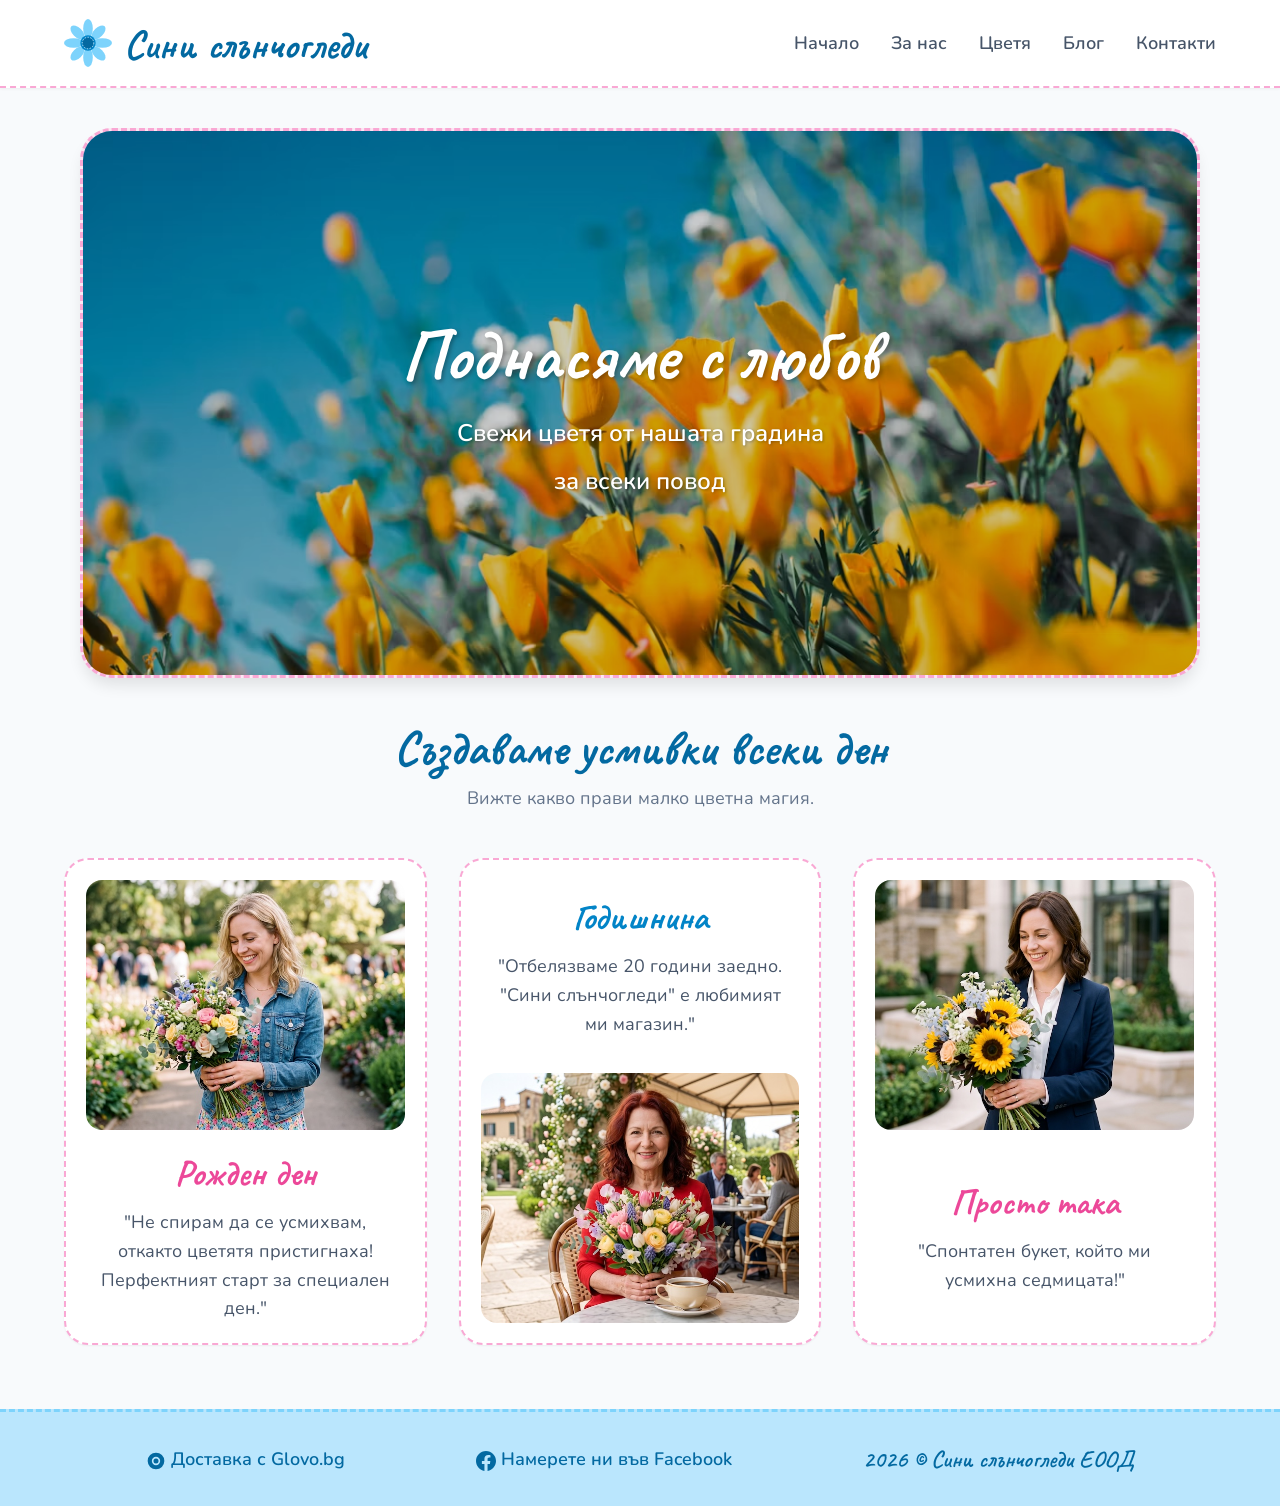
<file: index.html>
<!DOCTYPE html>
<html lang="en">
<head>
  <meta charset="UTF-8">
  <meta name="viewport" content="width=device-width, initial-scale=1.0">
  <title>Сини слънчогледи</title>
  <link rel="stylesheet" href="styles/commons.css">
  <link rel="stylesheet" href="styles/index.css">
  <link rel="stylesheet" href="styles/header.css">
  <link rel="stylesheet" href="styles/footer.css">
  <script src="scrips/index.js" defer></script>
</head>
<body>

<header class="site-header">
  <input type="checkbox" id="menu-toggle" class="menu-toggle-checkbox">

  <div class="header-content">
    <a href="index.html" class="logo-section">
      <img src="images/logos/blue-sunflowers.svg" alt="Лого на Сини слънчогледи" class="logo-icon">
      <h1 class="logo-text">Сини слънчогледи</h1>
    </a>

    <nav class="desktop-nav">
      <a href="index.html">Начало</a>
      <a href="about-us.html">За нас</a>
      <a href="flowers.html">Цветя</a>
      <a href="blog.html">Блог</a>
      <a href="contacts.html">Контакти</a>
    </nav>

    <label for="menu-toggle" class="hamburger-btn" aria-label="Open menu">
      <span></span>
      <span></span>
      <span></span>
    </label>
  </div>

  <div class="mobile-overlay">
    <label for="menu-toggle" class="close-btn" aria-label="Close menu">&times;</label>
    <nav class="mobile-nav">
      <a href="index.html">Начало</a>
      <a href="about-us.html">За нас</a>
      <a href="flowers.html">Цветя</a>
      <a href="blog.html">Блог</a>
      <a href="contacts.html">Контакти</a>
    </nav>
  </div>
</header>

<section class="hero-section">
  <div class="carousel-container">
    <div class="hero-overlay">
      <h2>Поднасяме с любов</h2>
      <p>Свежи цветя от нашата градина</p>
      <p>за всеки повод</p>
    </div>

    <div id="carousel" class="carousel-track">
      <img src="images/index/carousel/caurosel1.avif" alt="Жълти цветя">
      <img src="images/index/carousel/caurosel2.avif" alt="Цветен букет">
      <img src="images/index/carousel/caurosel3.avif" alt="Букет от рози">
      <img src="images/index/carousel/caurosel4.avif" alt="Букет от рози">
    </div>
  </div>
</section>

<main class="main-content">
  <div class="section-header">
    <h2>Създаваме усмивки всеки ден</h2>
    <p>Вижте какво прави малко цветна магия.</p>
  </div>

  <div class="cards-container">
    <article class="card">
      <div class="card-image-wrapper">
        <img src="images/index/occasions/occasion1.jpeg" alt="Усмихната жена държи букет">
      </div>
      <div class="card-text">
        <h3 class="text-pink">Рожден ден</h3>
        <p>"Не спирам да се усмихвам, откакто цветятя пристигнаха! Перфектният старт за специален ден."</p>
      </div>
    </article>

    <article class="card">
      <div class="card-text">
        <h3 class="text-blue">Годишнина</h3>
        <p>"Отбелязваме 20 години заедно. "Сини слънчогледи" е любимият ми магазин."</p>
      </div>
      <div class="card-image-wrapper">
        <img src="images/index/occasions/occasion3.jpeg" alt="Усмихната жена държи букет">
      </div>
    </article>

    <article class="card">
      <div class="card-image-wrapper">
        <img src="images/index/occasions/occasion2.jpeg" alt="Усмихната жена държи букет">
      </div>
      <div class="card-text">
        <h3 class="text-pink">Просто така</h3>
        <p>"Спонтатен букет, който ми усмихна седмицата!"</p>
      </div>
    </article>
  </div>
</main>

<footer class="site-footer">
  <div class="footer-content">
    <a href="https://glovo.bg" target="_blank" class="footer-link">
      <span class="footer-icon icon-glovo"></span>
      <span>Доставка с Glovo.bg</span>
    </a>
    <a href="https://facebook.com" target="_blank" rel="noopener noreferrer" class="footer-link">
      <span class="footer-icon icon-facebook"></span>
      <span>Намерете ни във Facebook</span>
    </a>
    <span class="footer-copyright">2026 &copy; Сини слънчогледи ЕООД</span>
  </div>
</footer>

</body>
</html>
</file>
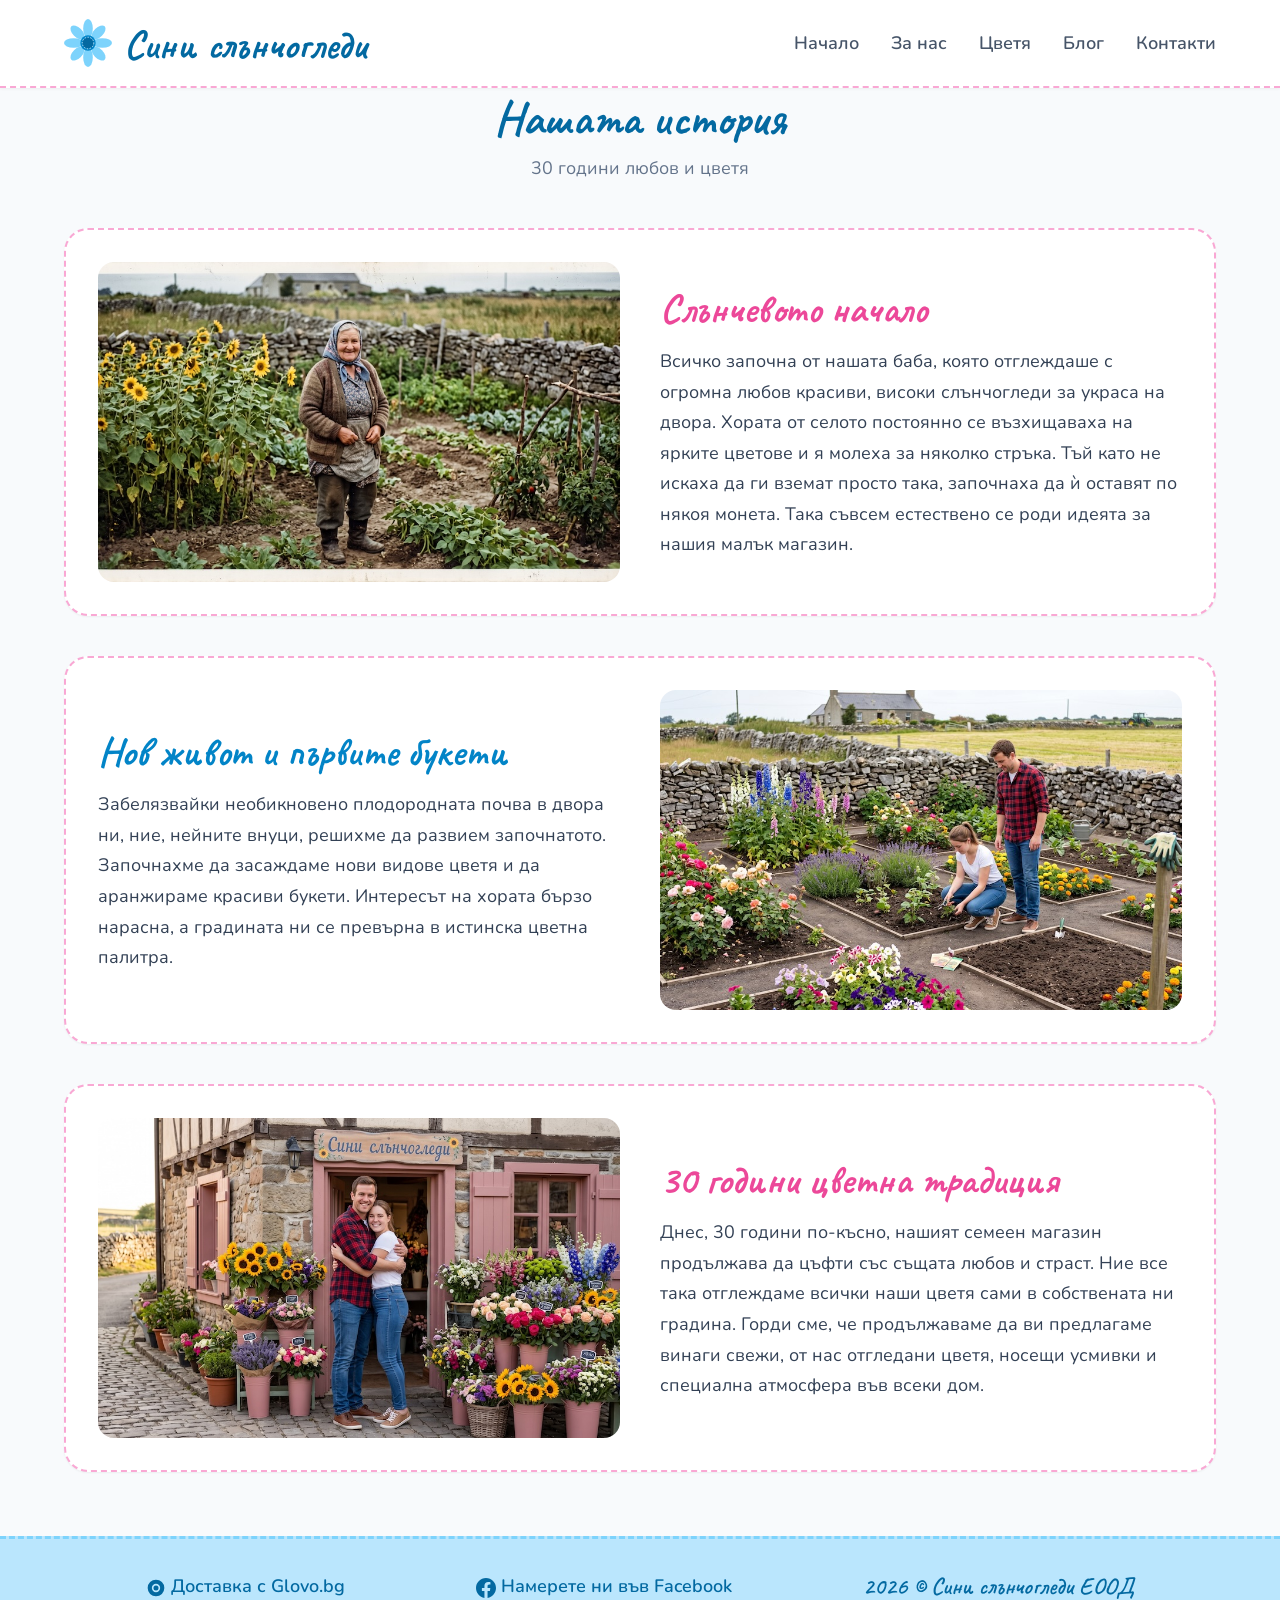
<file: about-us.html>
<!DOCTYPE html>
<html lang="en">
<head>
    <meta charset="UTF-8">
    <meta name="viewport" content="width=device-width, initial-scale=1.0">
    <title>За нас | Сини слънчогледи</title>
    <link rel="stylesheet" href="styles/commons.css">
    <link rel="stylesheet" href="styles/header.css">
    <link rel="stylesheet" href="styles/footer.css">
</head>
<body>

<header class="site-header">
    <input type="checkbox" id="menu-toggle" class="menu-toggle-checkbox">

    <div class="header-content">
        <a href="index.html" class="logo-section">
            <img src="images/logos/blue-sunflowers.svg" alt="Лого на Сини слънчогледи" class="logo-icon">
            <h1 class="logo-text">Сини слънчогледи</h1>
        </a>

        <nav class="desktop-nav">
            <a href="index.html">Начало</a>
            <a href="about-us.html">За нас</a>
            <a href="flowers.html">Цветя</a>
            <a href="blog.html">Блог</a>
            <a href="contacts.html">Контакти</a>
        </nav>

        <label for="menu-toggle" class="hamburger-btn" aria-label="Open menu">
            <span></span>
            <span></span>
            <span></span>
        </label>
    </div>

    <div class="mobile-overlay">
        <label for="menu-toggle" class="close-btn" aria-label="Close menu">&times;</label>
        <nav class="mobile-nav">
            <a href="index.html">Начало</a>
            <a href="about-us.html">За нас</a>
            <a href="flowers.html">Цветя</a>
            <a href="blog.html">Блог</a>
            <a href="contacts.html">Контакти</a>
        </nav>
    </div>
</header>

<main class="main-content">
    <div class="section-header">
        <h2>Нашата история</h2>
        <p>30 години любов и цветя</p>
    </div>

    <div class="story-container">
        <article class="story-row">
            <div class="story-image-wrapper">
                <img src="images/about-us/aboutus1.jpeg" alt="Баба в градината със слънчогледи">
            </div>
            <div class="story-text">
                <h3 class="text-pink">Слънчевото начало</h3>
                <p>
                    Всичко започна от нашата баба, която отглеждаше с огромна любов красиви, високи слънчогледи за
                    украса на двора. Хората от селото постоянно се възхищаваха на ярките цветове и я молеха за няколко
                    стръка. Тъй като не искаха да ги вземат просто така, започнаха да ѝ оставят по някоя монета. Така
                    съвсем естествено се роди идеята за нашия малък магазин.
                </p>
            </div>
        </article>

        <article class="story-row reverse">
            <div class="story-image-wrapper">
                <img src="images/about-us/aboutus2.jpeg" alt="Разнообразие от цветя в градината">
            </div>
            <div class="story-text">
                <h3 class="text-blue">Нов живот и първите букети</h3>
                <p>
                    Забелязвайки необикновено плодородната почва в двора ни, ние, нейните внуци, решихме да развием
                    започнатото. Започнахме да засаждаме нови видове цветя и да аранжираме красиви букети. Интересът на
                    хората бързо нарасна, а градината ни се превърна в истинска цветна палитра.
                </p>
            </div>
        </article>

        <article class="story-row">
            <div class="story-image-wrapper">
                <img src="images/about-us/aboutus3.jpeg" alt="Свежи домашно отгледани букети">
            </div>
            <div class="story-text">
                <h3 class="text-pink">30 години цветна традиция</h3>
                <p>
                    Днес, 30 години по-късно, нашият семеен магазин продължава да цъфти със същата любов и страст. Ние
                    все така отглеждаме всички наши цветя сами в собствената ни градина. Горди сме, че продължаваме да
                    ви предлагаме винаги свежи, от нас отгледани цветя, носещи усмивки и специална атмосфера във всеки
                    дом.
                </p>
            </div>
        </article>
    </div>
</main>

<footer class="site-footer">
    <div class="footer-content">
        <a href="https://glovo.bg" target="_blank" class="footer-link">
            <span class="footer-icon icon-glovo"></span>
            <span>Доставка с Glovo.bg</span>
        </a>
        <a href="https://facebook.com" target="_blank" rel="noopener noreferrer" class="footer-link">
            <span class="footer-icon icon-facebook"></span>
            <span>Намерете ни във Facebook</span>
        </a>
        <span class="footer-copyright">2026 &copy; Сини слънчогледи ЕООД</span>
    </div>
</footer>

</body>
</html>
</file>
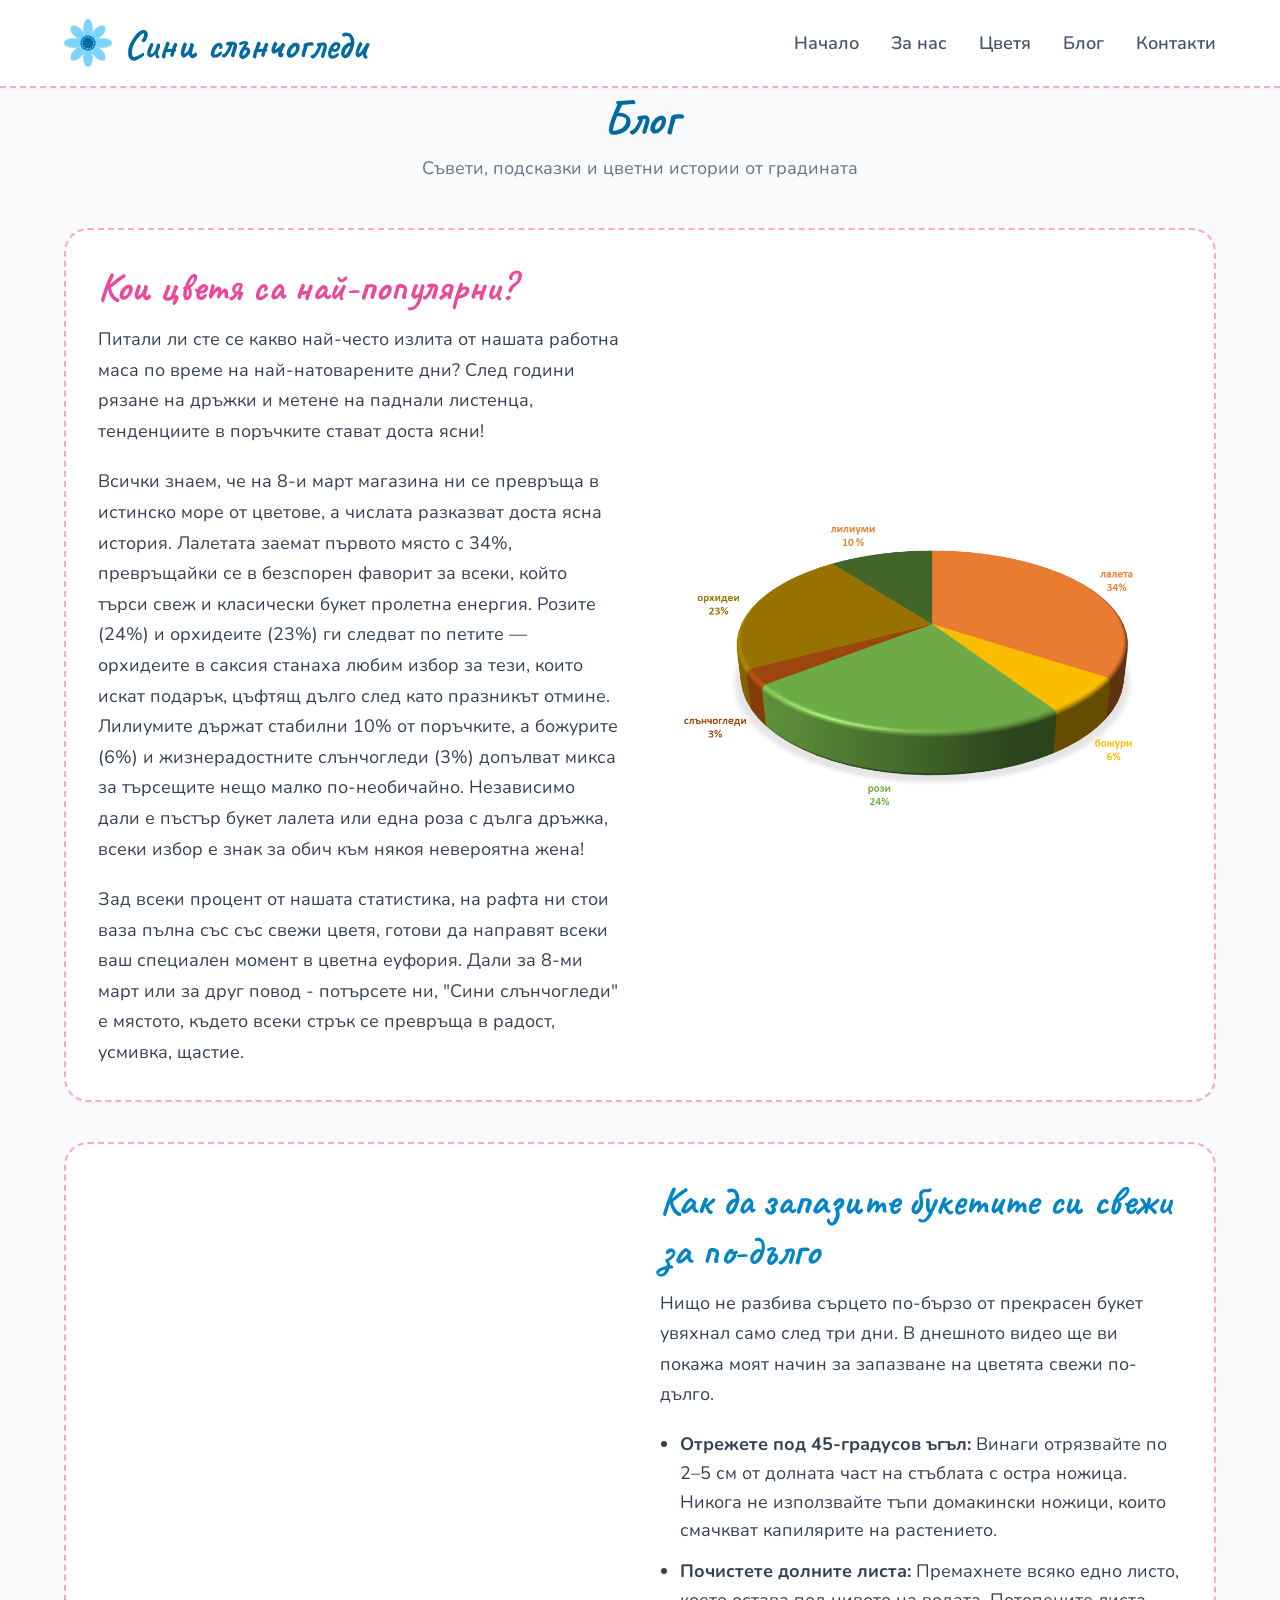
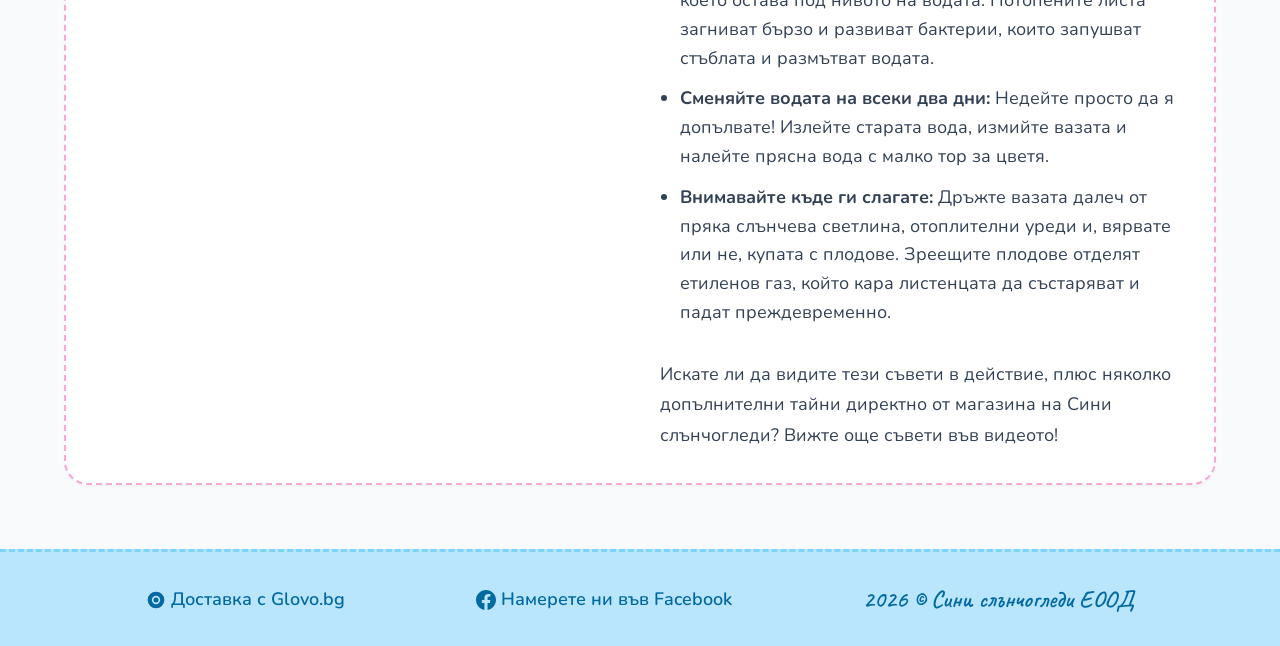
<file: blog.html>
<!DOCTYPE html>
<html lang="en">
<head>
    <meta charset="UTF-8">
    <meta name="viewport" content="width=device-width, initial-scale=1.0">
    <title>Блог | Сини слънчогледи</title>
    <link rel="stylesheet" href="styles/commons.css">
    <link rel="stylesheet" href="styles/blog.css">
    <link rel="stylesheet" href="styles/header.css">
    <link rel="stylesheet" href="styles/footer.css">
</head>
<body>

<header class="site-header">
    <input type="checkbox" id="menu-toggle" class="menu-toggle-checkbox">

    <div class="header-content">
        <a href="index.html" class="logo-section">
            <img src="images/logos/blue-sunflowers.svg" alt="Лого на Сини слънчогледи" class="logo-icon">
            <h1 class="logo-text">Сини слънчогледи</h1>
        </a>

        <nav class="desktop-nav">
            <a href="index.html">Начало</a>
            <a href="about-us.html">За нас</a>
            <a href="flowers.html">Цветя</a>
            <a href="blog.html">Блог</a>
            <a href="contacts.html">Контакти</a>
        </nav>

        <label for="menu-toggle" class="hamburger-btn" aria-label="Open menu">
            <span></span>
            <span></span>
            <span></span>
        </label>
    </div>

    <div class="mobile-overlay">
        <label for="menu-toggle" class="close-btn" aria-label="Close menu">&times;</label>
        <nav class="mobile-nav">
            <a href="index.html">Начало</a>
            <a href="about-us.html">За нас</a>
            <a href="flowers.html">Цветя</a>
            <a href="blog.html">Блог</a>
            <a href="contacts.html">Контакти</a>
        </nav>
    </div>
</header>


<main class="main-content">
    <div class="section-header">
        <h2>Блог</h2>
        <p>Съвети, подсказки и цветни истории от градината</p>
    </div>

    <div class="story-container">
        <article class="story-row">
            <div class="story-text">
                <h3 class="text-pink">Кои цветя са най-популярни?</h3>
                <p class="story-paragraph">Питали ли сте се какво най-често излита от нашата работна маса по време на
                    най-натоварените дни? След години рязане на дръжки и метене на паднали листенца, тенденциите в
                    поръчките стават доста ясни!</p>
                <p class="story-paragraph">Всички знаем, че на 8-и март магазина ни се превръща в истинско море от
                    цветове, а числата разказват доста ясна история. Лалетата заемат първото място с 34%, превръщайки се
                    в безспорен фаворит за всеки, който търси свеж и класически букет пролетна енергия. Розите (24%) и
                    орхидеите (23%) ги следват по петите — орхидеите в саксия станаха любим избор за тези, които искат
                    подарък, цъфтящ дълго след като празникът отмине. Лилиумите държат стабилни 10% от
                    поръчките, а божурите (6%) и жизнерадостните слънчогледи (3%) допълват микса за търсещите нещо
                    малко по-необичайно. Независимо дали е пъстър букет лалета или една роза с дълга дръжка, всеки избор
                    е знак за обич към някоя невероятна жена!</p>
                <p class="story-paragraph">Зад всеки процент от нашата статистика, на рафта ни стои ваза пълна със
                със свежи цветя, готови да направят всеки ваш специален момент в цветна еуфория. Дали за 8-ми март
                или за друг повод - потърсете ни, "Сини слънчогледи" е мястото, където всеки стрък се превръща в
                радост, усмивка, щастие.</p>
            </div>
            <div class="story-image-wrapper">
                <img src="images/blog/mothers-day.png" alt="Популярни цветя за 8-ми март">
            </div>
        </article>

        <article class="story-row reverse">
            <div class="story-text">
                <h3 class="text-blue">Как да запазите букетите си свежи за по-дълго</h3>
                <p class="story-paragraph">Нищо не разбива сърцето по-бързо от прекрасен букет увяхнал само след три
                    дни. В днешното видео ще ви покажа моят начин за запазване на цветята свежи по-дълго.</p>
                <ul class="story-list">
                    <li><strong>Отрежете под 45-градусов ъгъл:</strong> Винаги отрязвайте по 2–5 см от долната част на
                        стъблата с остра ножица. Никога не използвайте тъпи домакински ножици, които смачкват капилярите
                        на растението.
                    </li>
                    <li><strong>Почистете долните листа:</strong> Премахнете всяко едно листо, което остава под нивото
                        на водата. Потопените листа загниват бързо и развиват бактерии, които запушват стъблата и
                        размътват водата.
                    </li>
                    <li><strong>Сменяйте водата на всеки два дни:</strong> Недейте просто да я допълвате! Излейте
                        старата вода, измийте вазата и налейте прясна вода с малко тор за цветя.
                    </li>
                    <li><strong>Внимавайте къде ги слагате:</strong> Дръжте вазата далеч от пряка слънчева светлина,
                        отоплителни уреди и, вярвате или не, купата с плодове. Зреещите плодове отделят етиленов газ,
                        който кара листенцата да състаряват и падат преждевременно.
                    </li>
                </ul>
                <p class="story-paragraph">Искате ли да видите тези съвети в действие, плюс няколко допълнителни тайни
                    директно от магазина на Сини слънчогледи? Вижте още съвети във видеото!</p>
            </div>
            <div class="story-image-wrapper">
                <iframe
                        src="https://www.youtube.com/embed/dQw4w9WgXcQ"
                        title="How to Preserve Your Bouquets for Longer"
                        style="width: 100%; height: 100%; border: none;"
                        allow="accelerometer; autoplay; clipboard-write; encrypted-media; gyroscope; picture-in-picture"
                        allowfullscreen>
                </iframe>
            </div>
        </article>
    </div>
</main>

<footer class="site-footer">
    <div class="footer-content">
        <a href="https://glovo.bg" target="_blank" class="footer-link">
            <span class="footer-icon icon-glovo"></span>
            <span>Доставка с Glovo.bg</span>
        </a>
        <a href="https://facebook.com" target="_blank" rel="noopener noreferrer" class="footer-link">
            <span class="footer-icon icon-facebook"></span>
            <span>Намерете ни във Facebook</span>
        </a>
        <span class="footer-copyright">2026 &copy; Сини слънчогледи ЕООД</span>
    </div>
</footer>

</body>
</html>
</file>
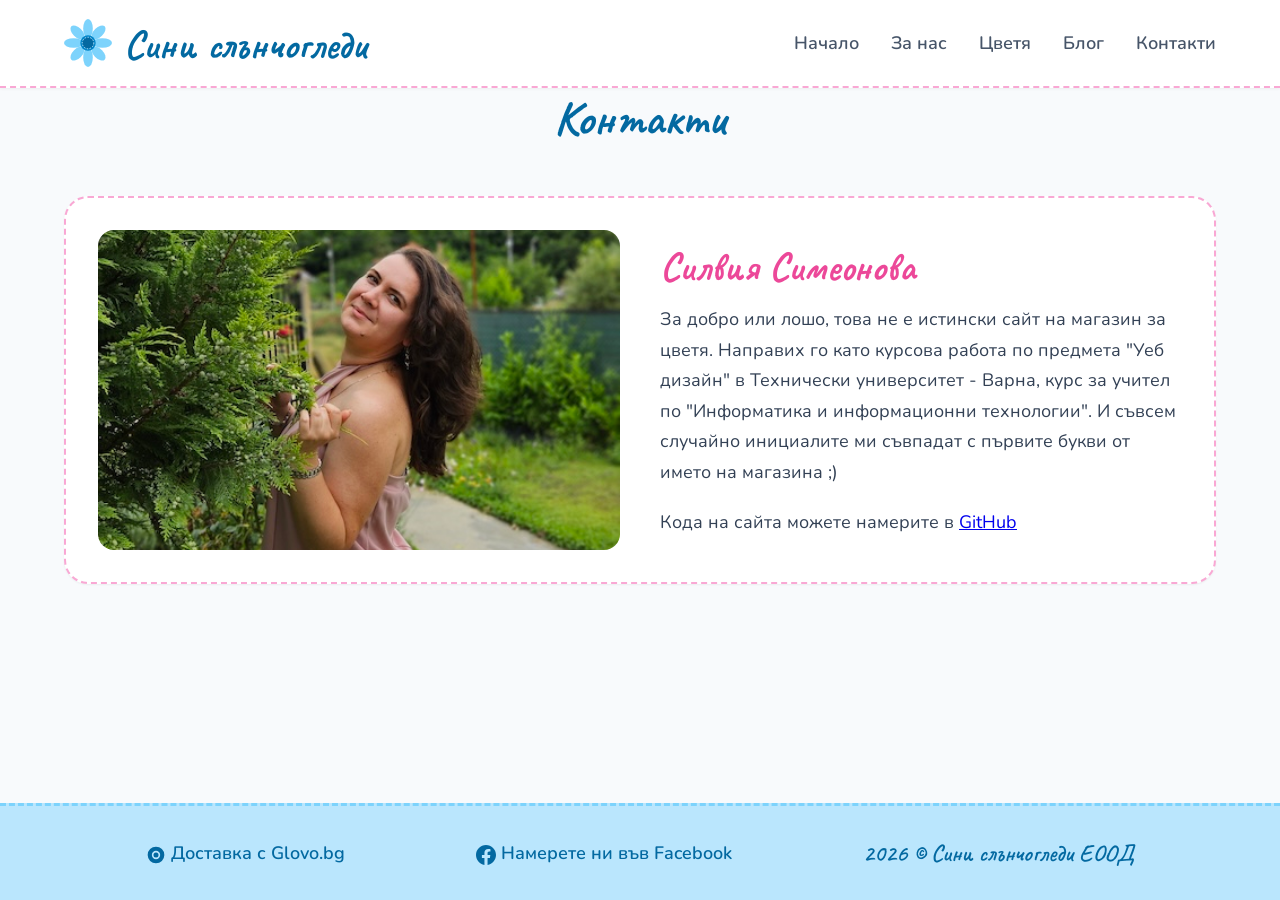
<file: contacts.html>
<!DOCTYPE html>
<html lang="en">
<head>
    <meta charset="UTF-8">
    <meta name="viewport" content="width=device-width, initial-scale=1.0">
    <title>Контакти | Сини слънчогледи</title>
    <link rel="stylesheet" href="styles/commons.css">
    <link rel="stylesheet" href="styles/header.css">
    <link rel="stylesheet" href="styles/footer.css">
</head>
<body>

<header class="site-header">
    <input type="checkbox" id="menu-toggle" class="menu-toggle-checkbox">

    <div class="header-content">
        <a href="index.html" class="logo-section">
            <img src="images/logos/blue-sunflowers.svg" alt="Лого на Сини слънчогледи" class="logo-icon">
            <h1 class="logo-text">Сини слънчогледи</h1>
        </a>

        <nav class="desktop-nav">
            <a href="index.html">Начало</a>
            <a href="about-us.html">За нас</a>
            <a href="flowers.html">Цветя</a>
            <a href="blog.html">Блог</a>
            <a href="contacts.html">Контакти</a>
        </nav>

        <label for="menu-toggle" class="hamburger-btn" aria-label="Open menu">
            <span></span>
            <span></span>
            <span></span>
        </label>
    </div>

    <div class="mobile-overlay">
        <label for="menu-toggle" class="close-btn" aria-label="Close menu">&times;</label>
        <nav class="mobile-nav">
            <a href="index.html">Начало</a>
            <a href="about-us.html">За нас</a>
            <a href="flowers.html">Цветя</a>
            <a href="blog.html">Блог</a>
            <a href="contacts.html">Контакти</a>
        </nav>
    </div>
</header>


<main class="main-content">
    <div class="section-header">
        <h2>Контакти</h2>
    </div>

    <div class="story-container">
        <article class="story-row">
            <div class="story-image-wrapper">
                <img src="images/contacts/contacts1.jpg" alt="Silvia Simeonova">
            </div>
            <div class="story-text">
                <h3 class="text-pink">Силвия Симеонова</h3>
                <p class="story-paragraph">
                    За добро или лошо, това не е истински сайт на магазин за цветя. Направих го като курсова работа
                    по предмета "Уеб дизайн" в Технически университет - Варна, курс за учител по "Информатика и
                    информационни технологии". И съвсем случайно инициалите ми съвпадат с първите букви от името
                    на магазина ;)
                </p>

                <p class="story-paragraph">Кода на сайта можете намерите в <a href="https://github.com/silviia-simeonova/blue-sunflowers" target="_blank">GitHub</a>
                </p>
            </div>
        </article>
    </div>
</main>

<footer class="site-footer">
    <div class="footer-content">
        <a href="https://glovo.bg" target="_blank" class="footer-link">
            <span class="footer-icon icon-glovo"></span>
            <span>Доставка с Glovo.bg</span>
        </a>
        <a href="https://facebook.com" target="_blank" rel="noopener noreferrer" class="footer-link">
            <span class="footer-icon icon-facebook"></span>
            <span>Намерете ни във Facebook</span>
        </a>
        <span class="footer-copyright">2026 &copy; Сини слънчогледи ЕООД</span>
    </div>
</footer>
</body>
</html>
</file>
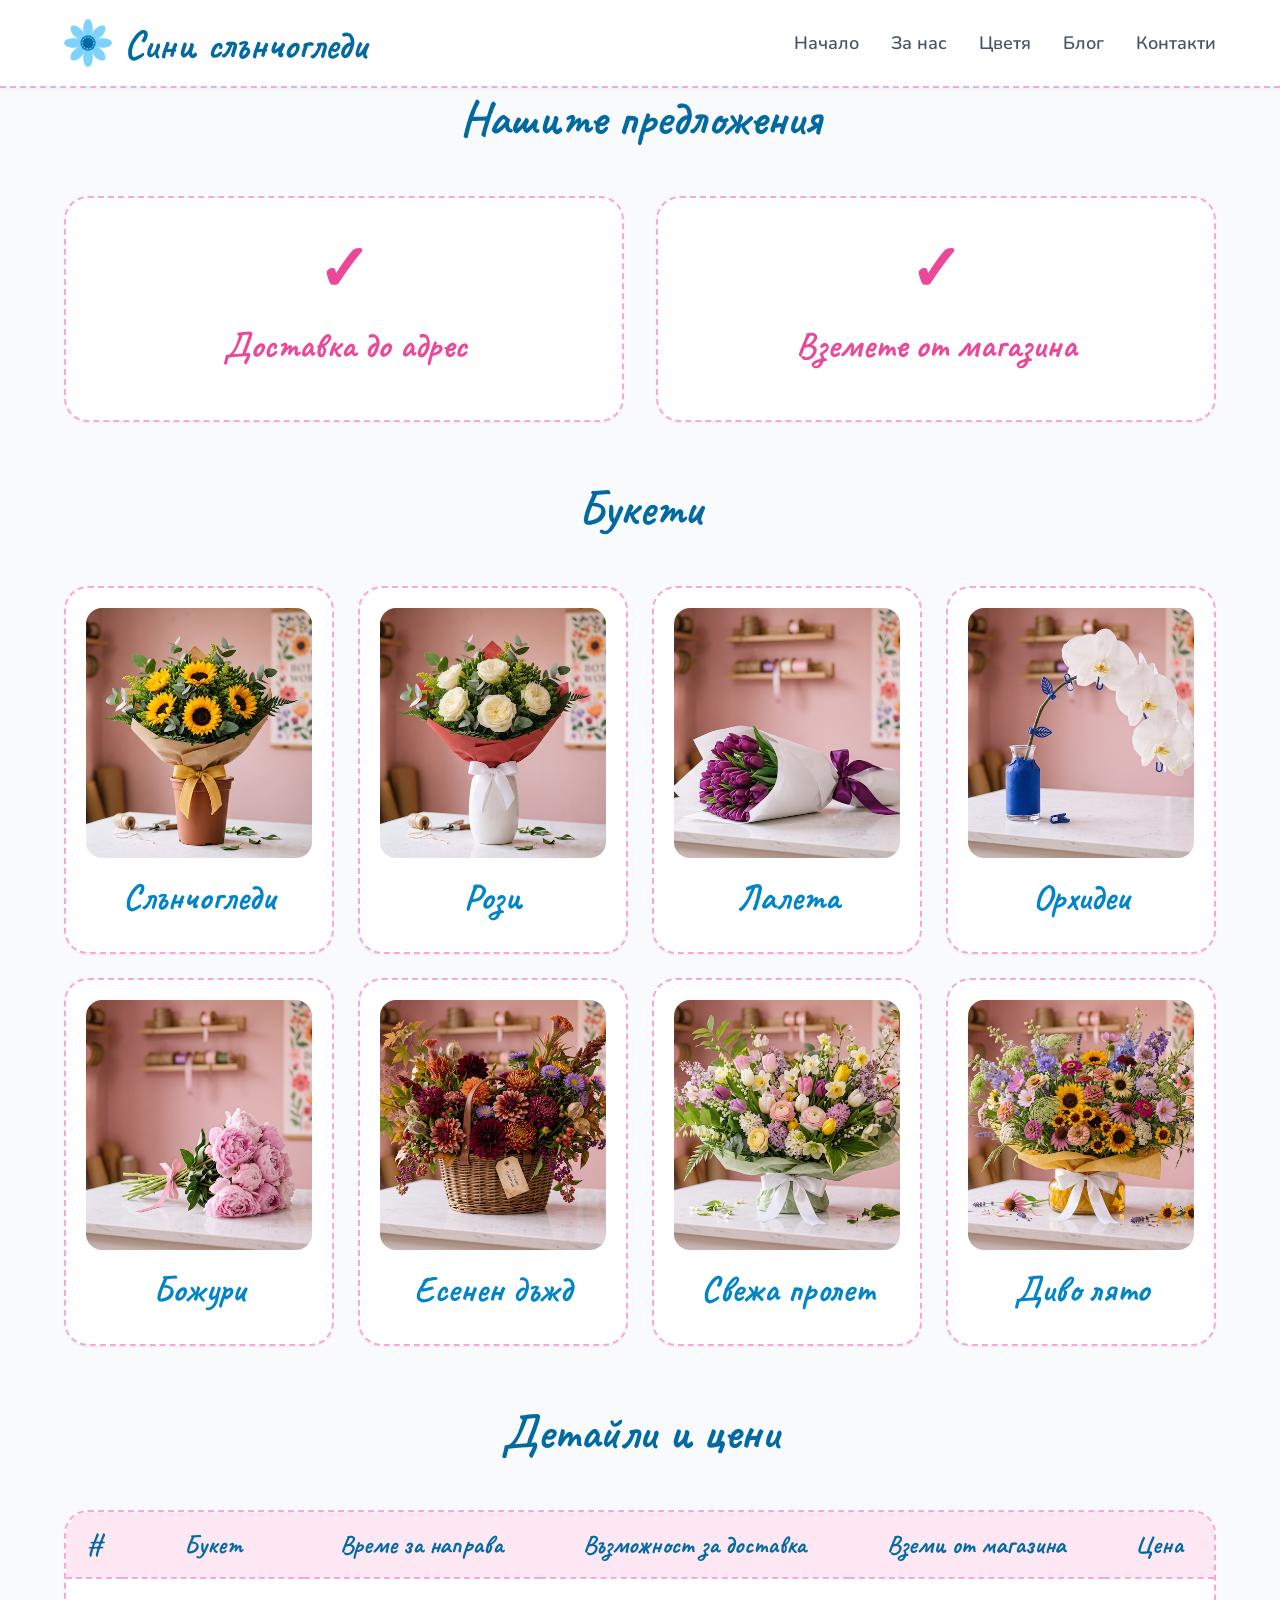
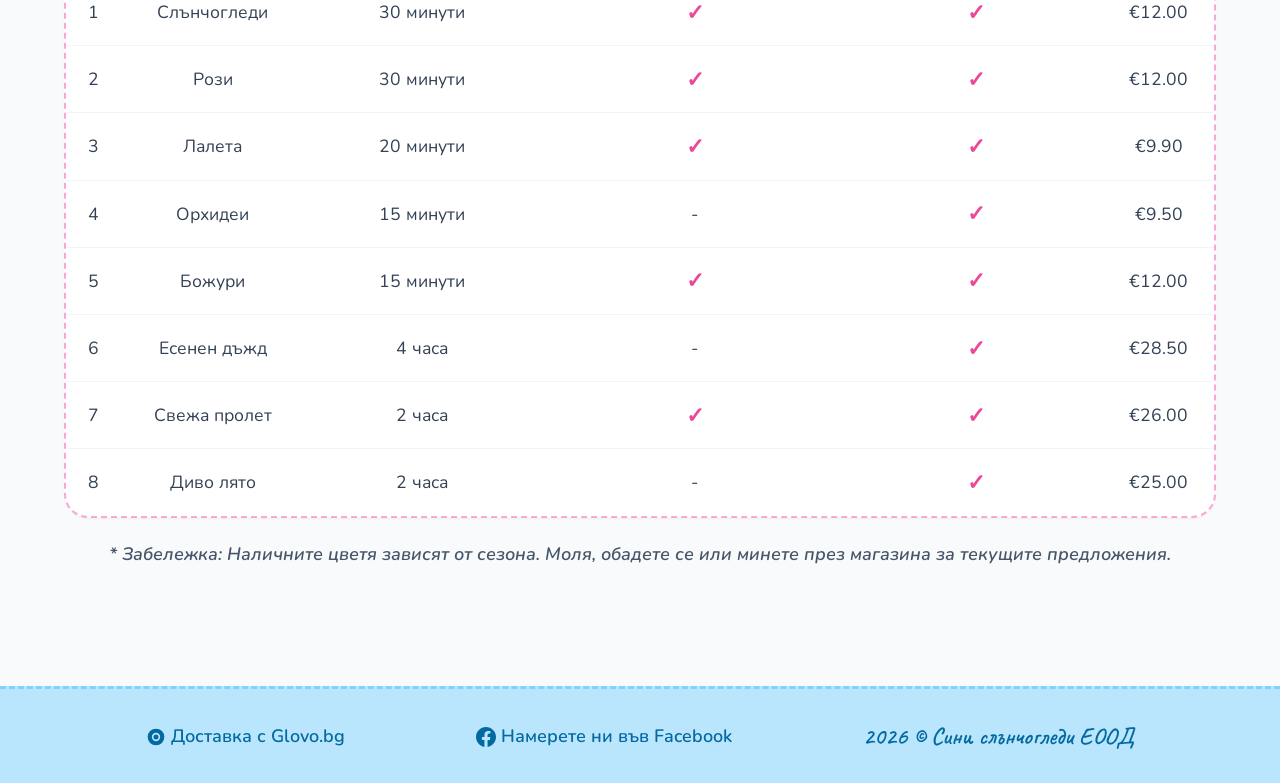
<file: flowers.html>
<!DOCTYPE html>
<html lang="en">
<head>
    <meta charset="UTF-8">
    <meta name="viewport" content="width=device-width, initial-scale=1.0">
    <title>Цветя | Сини слънчогледи</title>
    <link rel="stylesheet" href="styles/commons.css">
    <link rel="stylesheet" href="styles/flowers.css">
    <link rel="stylesheet" href="styles/header.css">
    <link rel="stylesheet" href="styles/footer.css">
</head>
<body>

<header class="site-header">
    <input type="checkbox" id="menu-toggle" class="menu-toggle-checkbox">

    <div class="header-content">
        <a href="index.html" class="logo-section">
            <img src="images/logos/blue-sunflowers.svg" alt="Лого на Сини слънчогледи" class="logo-icon">
            <h1 class="logo-text">Сини слънчогледи</h1>
        </a>

        <nav class="desktop-nav">
            <a href="index.html">Начало</a>
            <a href="about-us.html">За нас</a>
            <a href="flowers.html">Цветя</a>
            <a href="blog.html">Блог</a>
            <a href="contacts.html">Контакти</a>
        </nav>

        <label for="menu-toggle" class="hamburger-btn" aria-label="Open menu">
            <span></span>
            <span></span>
            <span></span>
        </label>
    </div>

    <div class="mobile-overlay">
        <label for="menu-toggle" class="close-btn" aria-label="Close menu">&times;</label>
        <nav class="mobile-nav">
            <a href="index.html">Начало</a>
            <a href="about-us.html">За нас</a>
            <a href="flowers.html">Цветя</a>
            <a href="blog.html">Блог</a>
            <a href="contacts.html">Контакти</a>
        </nav>
    </div>
</header>

<main class="main-content">
    <section class="services-top-section">
        <div class="section-header">
            <h2>Нашите предложения</h2>
        </div>
        <div class="cards-container">
            <div class="card service-tile">
                <div class="check-mark-icon">&#10003;</div>
                <div class="card-text">
                    <h3 class="text-pink">Доставка до адрес</h3>
                </div>
            </div>
            <div class="card service-tile">
                <div class="check-mark-icon">&#10003;</div>
                <div class="card-text">
                    <h3 class="text-pink">Вземете от магазина</h3>
                </div>
            </div>
        </div>
    </section>

    <section class="services-mid-section">
        <div class="section-header">
            <h2>Букети</h2>
        </div>
        <div class="tiles-grid">
            <div class="card flower-tile">
                <div class="card-image-wrapper">
                    <img src="images/flowers/sunflowers.jpeg" alt="Слънчогледи">
                </div>
                <div class="card-text">
                    <h3 class="text-blue">Слънчогледи</h3>
                </div>
            </div>
            <div class="card flower-tile">
                <div class="card-image-wrapper">
                    <img src="images/flowers/roses.jpeg" alt="Рози">
                </div>
                <div class="card-text">
                    <h3 class="text-blue">Рози</h3>
                </div>
            </div>
            <div class="card flower-tile">
                <div class="card-image-wrapper">
                    <img src="images/flowers/tullips.jpeg" alt="Лалета">
                </div>
                <div class="card-text">
                    <h3 class="text-blue">Лалета</h3>
                </div>
            </div>
            <div class="card flower-tile">
                <div class="card-image-wrapper">
                    <img src="images/flowers/orchids.jpeg" alt="Орхидеи">
                </div>
                <div class="card-text">
                    <h3 class="text-blue">Орхидеи</h3>
                </div>
            </div>
            <div class="card flower-tile">
                <div class="card-image-wrapper">
                    <img src="images/flowers/peonies.jpeg" alt="Божури">
                </div>
                <div class="card-text">
                    <h3 class="text-blue">Божури</h3>
                </div>
            </div>
            <div class="card flower-tile">
                <div class="card-image-wrapper">
                    <img src="images/flowers/autumn-rain.jpeg" alt="Есенен дъжд">
                </div>
                <div class="card-text">
                    <h3 class="text-blue">Есенен дъжд</h3>
                </div>
            </div>
            <div class="card flower-tile">
                <div class="card-image-wrapper">
                    <img src="images/flowers/fresh-spring.jpeg" alt="Свежа пролет">
                </div>
                <div class="card-text">
                    <h3 class="text-blue">Свежа пролет</h3>
                </div>
            </div>
            <div class="card flower-tile">
                <div class="card-image-wrapper">
                    <img src="images/flowers/wild-summer.jpeg" alt="Диво лято">
                </div>
                <div class="card-text">
                    <h3 class="text-blue">Диво лято</h3>
                </div>
            </div>
        </div>
    </section>

    <section class="services-bottom-section">
        <div class="section-header">
            <h2>Детайли и цени</h2>
        </div>
        <div class="services-table-wrapper">
            <table class="services-table">
                <thead>
                <tr>
                    <th>#</th>
                    <th>Букет</th>
                    <th>Време за направа</th>
                    <th>Възможност за доставка</th>
                    <th>Вземи от магазина</th>
                    <th>Цена</th>
                </tr>
                </thead>
                <tbody>
                <tr>
                    <td>1</td>
                    <td>Слънчогледи</td>
                    <td>30 минути</td>
                    <td><span class="table-check">&#10003;</span></td>
                    <td><span class="table-check">&#10003;</span></td>
                    <td>€12.00</td>
                </tr>
                <tr>
                    <td>2</td>
                    <td>Рози</td>
                    <td>30 минути</td>
                    <td><span class="table-check">&#10003;</span></td>
                    <td><span class="table-check">&#10003;</span></td>
                    <td>€12.00</td>
                </tr>
                <tr>
                    <td>3</td>
                    <td>Лалета</td>
                    <td>20 минути</td>
                    <td><span class="table-check">&#10003;</span></td>
                    <td><span class="table-check">&#10003;</span></td>
                    <td>€9.90</td>
                </tr>
                <tr>
                    <td>4</td>
                    <td>Орхидеи</td>
                    <td>15 минути</td>
                    <td>-</td>
                    <td><span class="table-check">&#10003;</span></td>
                    <td>€9.50</td>
                </tr>
                <tr>
                    <td>5</td>
                    <td>Божури</td>
                    <td>15 минути</td>
                    <td><span class="table-check">&#10003;</span></td>
                    <td><span class="table-check">&#10003;</span></td>
                    <td>€12.00</td>
                </tr>
                <tr>
                    <td>6</td>
                    <td>Есенен дъжд</td>
                    <td>4 часа</td>
                    <td>-</td>
                    <td><span class="table-check">&#10003;</span></td>
                    <td>€28.50</td>
                </tr>
                <tr>
                    <td>7</td>
                    <td>Свежа пролет</td>
                    <td>2 часа</td>
                    <td><span class="table-check">&#10003;</span></td>
                    <td><span class="table-check">&#10003;</span></td>
                    <td>€26.00</td>
                </tr>
                <tr>
                    <td>8</td>
                    <td>Диво лято</td>
                    <td>2 часа</td>
                    <td>-</td>
                    <td><span class="table-check">&#10003;</span></td>
                    <td>€25.00</td>
                </tr>
                </tbody>
            </table>
        </div>

        <p class="services-remark">
            * Забележка: Наличните цветя зависят от сезона. Моля, обадете се или минете през магазина за текущите предложения.
        </p>
    </section>

</main>

<footer class="site-footer">
    <div class="footer-content">
        <a href="https://glovo.bg" target="_blank" class="footer-link">
            <span class="footer-icon icon-glovo"></span>
            <span>Доставка с Glovo.bg</span>
        </a>
        <a href="https://facebook.com" target="_blank" rel="noopener noreferrer" class="footer-link">
            <span class="footer-icon icon-facebook"></span>
            <span>Намерете ни във Facebook</span>
        </a>
        <span class="footer-copyright">2026 &copy; Сини слънчогледи ЕООД</span>
    </div>
</footer>

</body>
</html>
</file>
<file: styles/commons.css>
@import url('https://fonts.googleapis.com/css2?family=Caveat:wght@400..700&family=Nunito:ital,wght@0,200..1000;1,200..1000&display=swap');

:root {
    --cozy-blue: #93c5fd;
    --cozy-blue-dark: #475569;
    --cozy-blue-main: #7dd3fc;
    --cozy-blue-light: #bae6fd;
    --cozy-pink: #fce7f3;
    --cozy-pink-dark: #f9a8d4;
    --cozy-pink-accent: #ec4899;
    --cozy-pink-hover: #fdf2f8;
    --cozy-gray: #f8fafc;
    --border-light: #f1f5f9;
    --text-dark: #334155;
    --text-sky: #0369a1;
    --text-muted: #64748b;
    --text-blue-accent: #0284c7;
    --color-white: #ffffff;
    --overlay-dark: rgba(0, 0, 0, 0.2);
    --shadow-text: rgba(0, 0, 0, 0.3);
    --shadow-light: rgba(0, 0, 0, 0.05);
    --shadow-medium: rgba(0, 0, 0, 0.1);
    --shadow-pink-glow: rgba(249, 168, 212, 0.4);
}

* {
    box-sizing: border-box;
    margin: 0;
    padding: 0;
}

body {
    background-color: var(--cozy-gray);
    color: var(--text-dark);
    font-family: 'Nunito', sans-serif;
    min-height: 100vh;
    display: flex;
    flex-direction: column;
}

.main-content {
    flex-grow: 1;
    width: 100%;
    max-width: 1200px;
    margin: 0 auto 4rem auto;
    padding: 0 1.5rem;
}

.section-header {
    text-align: center;
    margin-bottom: 3rem;
}

.section-header h2 {
    font-family: 'Caveat', cursive;
    font-size: 3rem;
    color: var(--text-sky);
}

.section-header p {
    font-size: 1.125rem;
    color: var(--text-muted);
    margin-top: 0.5rem;
}

.text-pink { color: var(--cozy-pink-accent); }
.text-blue { color: var(--text-blue-accent); }

.cards-container {
    display: flex;
    gap: 2rem;
    justify-content: center;
    align-items: stretch;
}

.card {
    flex: 1;
    background-color: var(--color-white);
    padding: 1.25rem;
    border-radius: 1.5rem;
    border: 2px dashed var(--cozy-pink-dark);
    box-shadow: 0 1px 2px var(--shadow-light);
    display: flex;
    flex-direction: column;
    gap: 1.25rem;
    transition: transform 0.3s ease, box-shadow 0.3s ease;
}

.card:hover {
    transform: translateY(-4px);
    box-shadow: 0 10px 25px -5px var(--shadow-pink-glow);
}

.card-image-wrapper {
    width: 100%;
    height: 250px;
    overflow: hidden;
    border-radius: 1rem;
}

.card-image-wrapper img {
    width: 100%;
    height: 100%;
    object-fit: cover;
    transition: transform 0.5s ease;
}

.card:hover .card-image-wrapper img {
    transform: scale(1.05);
}

.card-text {
    text-align: center;
    flex-grow: 1;
    display: flex;
    flex-direction: column;
    justify-content: center;
    padding: 0 0.5rem;
}

.card-text h3 {
    font-family: 'Caveat', cursive;
    font-size: 2.25rem;
    margin-bottom: 0.75rem;
}

.card-text p {
    color: var(--cozy-blue-dark);
    line-height: 1.6;
    font-size: 1.125rem;
}

.story-container {
    display: flex;
    flex-direction: column;
    gap: 2.5rem;
    margin-top: 2rem;
}

.story-row {
    display: flex;
    align-items: center;
    gap: 2.5rem;
    background-color: var(--color-white);
    padding: 2rem;
    border-radius: 1.5rem;
    border: 2px dashed var(--cozy-pink-dark);
    box-shadow: 0 1px 2px var(--shadow-light);
    transition: transform 0.3s ease, box-shadow 0.3s ease;
}

.story-row:hover {
    transform: translateY(-3px);
    box-shadow: 0 10px 25px -5px var(--shadow-pink-glow);
}

.story-row.reverse {
    flex-direction: row-reverse;
}

.story-image-wrapper {
    flex: 1;
    height: 320px;
    overflow: hidden;
    border-radius: 1rem;
}

.story-image-wrapper img {
    width: 100%;
    height: 100%;
    object-fit: cover;
    transition: transform 0.5s ease;
}

.story-row:hover .story-image-wrapper img {
    transform: scale(1.04);
}

.story-text {
    flex: 1;
    display: flex;
    flex-direction: column;
    justify-content: center;
}

.story-text h3 {
    font-family: 'Caveat', cursive;
    font-size: 2.5rem;
    margin-bottom: 0.75rem;
}

.story-text p {
    color: var(--text-dark);
    line-height: 1.7;
    font-size: 1.125rem;
}

.story-paragraph {
    margin-bottom: 1.25rem;
}

.story-paragraph:last-child {
    margin-bottom: 0;
}

@media (max-width: 768px) {
    .cards-container {
        flex-direction: column;
    }

    .story-row, .story-row.reverse {
        flex-direction: column;
        padding: 1.25rem;
        gap: 1.5rem;
    }

    .story-image-wrapper {
        width: 100%;
        height: 240px;
    }
}
</file>
<file: styles/index.css>
.hero-section {
    width: 100%;
    max-width: 1152px;
    margin: 2.5rem auto;
    padding: 0 1rem;
}

.carousel-container {
    position: relative;
    width: 100%;
    height: 550px;
    overflow: hidden;
    border: 3px dashed var(--cozy-pink-dark);
    border-radius: 2rem;
    background-color: var(--cozy-pink);
    box-shadow: 0 10px 15px -3px var(--shadow-medium);
}

.hero-overlay {
    position: absolute;
    inset: 0;
    z-index: 10;
    display: flex;
    flex-direction: column;
    justify-content: center;
    align-items: center;
    background-color: var(--overlay-dark);
    pointer-events: none;
    padding: 1rem;
}

.hero-overlay h2 {
    font-family: 'Caveat', cursive;
    font-size: 4.5rem;
    color: var(--color-white);
    text-shadow: 2px 2px 4px var(--shadow-text);
    text-align: center;
}

.hero-overlay p {
    font-size: 1.5rem;
    color: var(--color-white);
    font-weight: 600;
    text-shadow: 1px 1px 3px var(--shadow-text);
    text-align: center;
    max-width: 600px;
    margin-top: 1rem;
}

.carousel-track {
    display: flex;
    height: 100%;
    transition: transform 0.8s ease-in-out;
}

.carousel-track img {
    width: 100%;
    height: 100%;
    object-fit: cover;
    flex-shrink: 0;
}

@media (max-width: 768px) {
    .hero-overlay h2 {
        font-size: 3rem;
    }
}
</file>
<file: styles/header.css>
.site-header {
    background-color: var(--color-white);
    border-bottom: 2px dashed var(--cozy-pink-dark);
    box-shadow: 0 1px 3px var(--shadow-light);
    position: sticky;
    top: 0;
    z-index: 50;
}

.menu-toggle-checkbox {
    display: none;
}

.header-content {
    max-width: 1200px;
    margin: 0 auto;
    padding: 1rem 1.5rem;
    display: flex;
    justify-content: space-between;
    align-items: center;
}

.logo-section {
    display: flex;
    align-items: center;
    gap: 0.75rem;
    text-decoration: none;
    transition: opacity 0.3s;
}

.logo-section:hover {
    opacity: 0.8;
}

.logo-icon {
    width: 3rem;
    height: 3rem;
}

.logo-text {
    font-family: 'Caveat', cursive;
    font-size: 2.5rem;
    font-weight: 700;
    color: var(--text-sky);
    margin-top: 0.25rem;
}

.desktop-nav {
    display: flex;
    gap: 2rem;
}

.desktop-nav a {
    text-decoration: none;
    color: var(--cozy-blue-dark);
    font-size: 1.125rem;
    font-weight: 600;
    transition: color 0.3s ease;
}

.desktop-nav a:hover {
    color: var(--cozy-pink-accent);
}

.hamburger-btn {
    display: none;
    flex-direction: column;
    justify-content: space-around;
    width: 2rem;
    height: 2rem;
    background: transparent;
    border: none;
    cursor: pointer;
    padding: 0;
    z-index: 60;
}

.hamburger-btn span {
    width: 2rem;
    height: 0.25rem;
    background-color: var(--text-sky);
    border-radius: 4px;
    transition: all 0.3s ease;
}

.mobile-overlay {
    position: fixed;
    top: 0;
    left: 0;
    width: 100vw;
    height: 100vh;
    background-color: var(--color-white);
    display: flex;
    flex-direction: column;
    justify-content: center;
    align-items: center;
    opacity: 0;
    pointer-events: none;
    transition: opacity 0.3s ease;
    z-index: 100;
}

.menu-toggle-checkbox:checked ~ .mobile-overlay {
    opacity: 1;
    pointer-events: auto;
}

.close-btn {
    position: absolute;
    top: 1.5rem;
    right: 1.5rem;
    background: transparent;
    border: none;
    font-size: 3rem;
    color: var(--text-sky);
    cursor: pointer;
    line-height: 1;
}

.mobile-nav {
    display: flex;
    flex-direction: column;
    align-items: center;
    gap: 2rem;
}

.mobile-nav a {
    font-size: 1.75rem;
    text-decoration: none;
    color: var(--cozy-blue-dark);
    font-weight: 700;
    transition: color 0.3s ease;
}

.mobile-nav a:hover {
    color: var(--cozy-pink-accent);
}

@media (max-width: 768px) {
    .desktop-nav {
        display: none;
    }

    .hamburger-btn {
        display: flex;
    }
}
</file>
<file: styles/footer.css>
.site-footer {
    background-color: var(--cozy-blue-light);
    border-top: 3px dashed var(--cozy-blue-main);
    margin-top: auto;
}

.footer-content {
    max-width: 1152px;
    margin: 0 auto;
    padding: 2rem 1rem;
    display: flex;
    justify-content: space-around;
    align-items: center;
}

.footer-link {
    text-decoration: none;
    color: var(--text-sky);
    font-weight: 600;
    font-size: 1.125rem;
    transition: color 0.3s;
}

.footer-link:hover {
    color: var(--cozy-pink-accent);
}

.footer-copyright {
    font-family: 'Caveat', cursive;
    font-size: 1.5rem;
    color: var(--text-sky);
    font-weight: 600;
}

.footer-icon {
    display: inline-block;
    width: 20px;
    height: 20px;
    background-color: var(--text-sky);
    -webkit-mask-size: contain;
    mask-size: contain;
    -webkit-mask-repeat: no-repeat;
    mask-repeat: no-repeat;
    vertical-align: middle;
    transition: background-color 0.3s;
}

.icon-glovo {
    -webkit-mask-image: url('../images/logos/glovo.svg');
    mask-image: url('../images/logos/glovo.svg');
}

.icon-facebook {
    -webkit-mask-image: url('../images/logos/facebook.svg');
    mask-image: url('../images/logos/facebook.svg');
}

.footer-link:hover .footer-icon {
    background-color: var(--cozy-pink-accent);
}

@media (max-width: 768px) {
    .footer-content {
        flex-direction: column;
        gap: 1rem;
    }
}
</file>
<file: styles/blog.css>
.story-list {
    margin-bottom: 1.25rem;
    padding-left: 1.25rem;
}

.story-list li {
    margin-bottom: 0.75rem;
    color: var(--text-dark);
    line-height: 1.6;
    font-size: 1.125rem;
}
</file>
<file: styles/flowers.css>
.services-top-section,
.services-mid-section,
.services-bottom-section {
    margin-bottom: 3.5rem;
}

.service-tile {
    align-items: center;
    justify-content: center;
    padding: 2.5rem 1.5rem;
}

.check-mark-icon {
    font-size: 4rem;
    color: var(--cozy-pink-accent);
    font-weight: bold;
    line-height: 1;
}

.tiles-grid {
    display: grid;
    grid-template-columns: repeat(4, 1fr);
    gap: 1.5rem;
}

.flower-tile {
    gap: 1rem;
}

.services-table-wrapper {
    overflow-x: auto;
    border-radius: 1.5rem;
    border: 2px dashed var(--cozy-pink-dark);
    box-shadow: 0 1px 2px var(--shadow-light);
    background-color: var(--color-white);
}

.services-table {
    width: 100%;
    border-collapse: collapse;
    text-align: center;
}

.services-table th {
    background-color: var(--cozy-pink);
    color: var(--text-sky);
    font-family: 'Caveat', cursive;
    font-size: 1.6rem;
    padding: 1rem;
    border-bottom: 2px dashed var(--cozy-pink-dark);
}

.services-table td {
    padding: 1.1rem 1rem;
    border-bottom: 1px solid var(--border-light);
    color: var(--text-dark);
    font-size: 1.1rem;
}

.services-table tr:last-child td {
    border-bottom: none;
}

.services-table tr:hover {
    background-color: var(--cozy-pink-hover);
}

.table-check {
    color: var(--cozy-pink-accent);
    font-size: 1.4rem;
    font-weight: bold;
}

.services-remark {
    text-align: center;
    margin-top: 1.5rem;
    font-size: 1.125rem;
    color: var(--cozy-blue-dark);
    font-style: italic;
    font-weight: 600;
}

@media (max-width: 900px) {
    .tiles-grid {
        grid-template-columns: repeat(2, 1fr);
    }
}

@media (max-width: 550px) {
    .tiles-grid {
        grid-template-columns: 1fr;
    }
}
</file>
